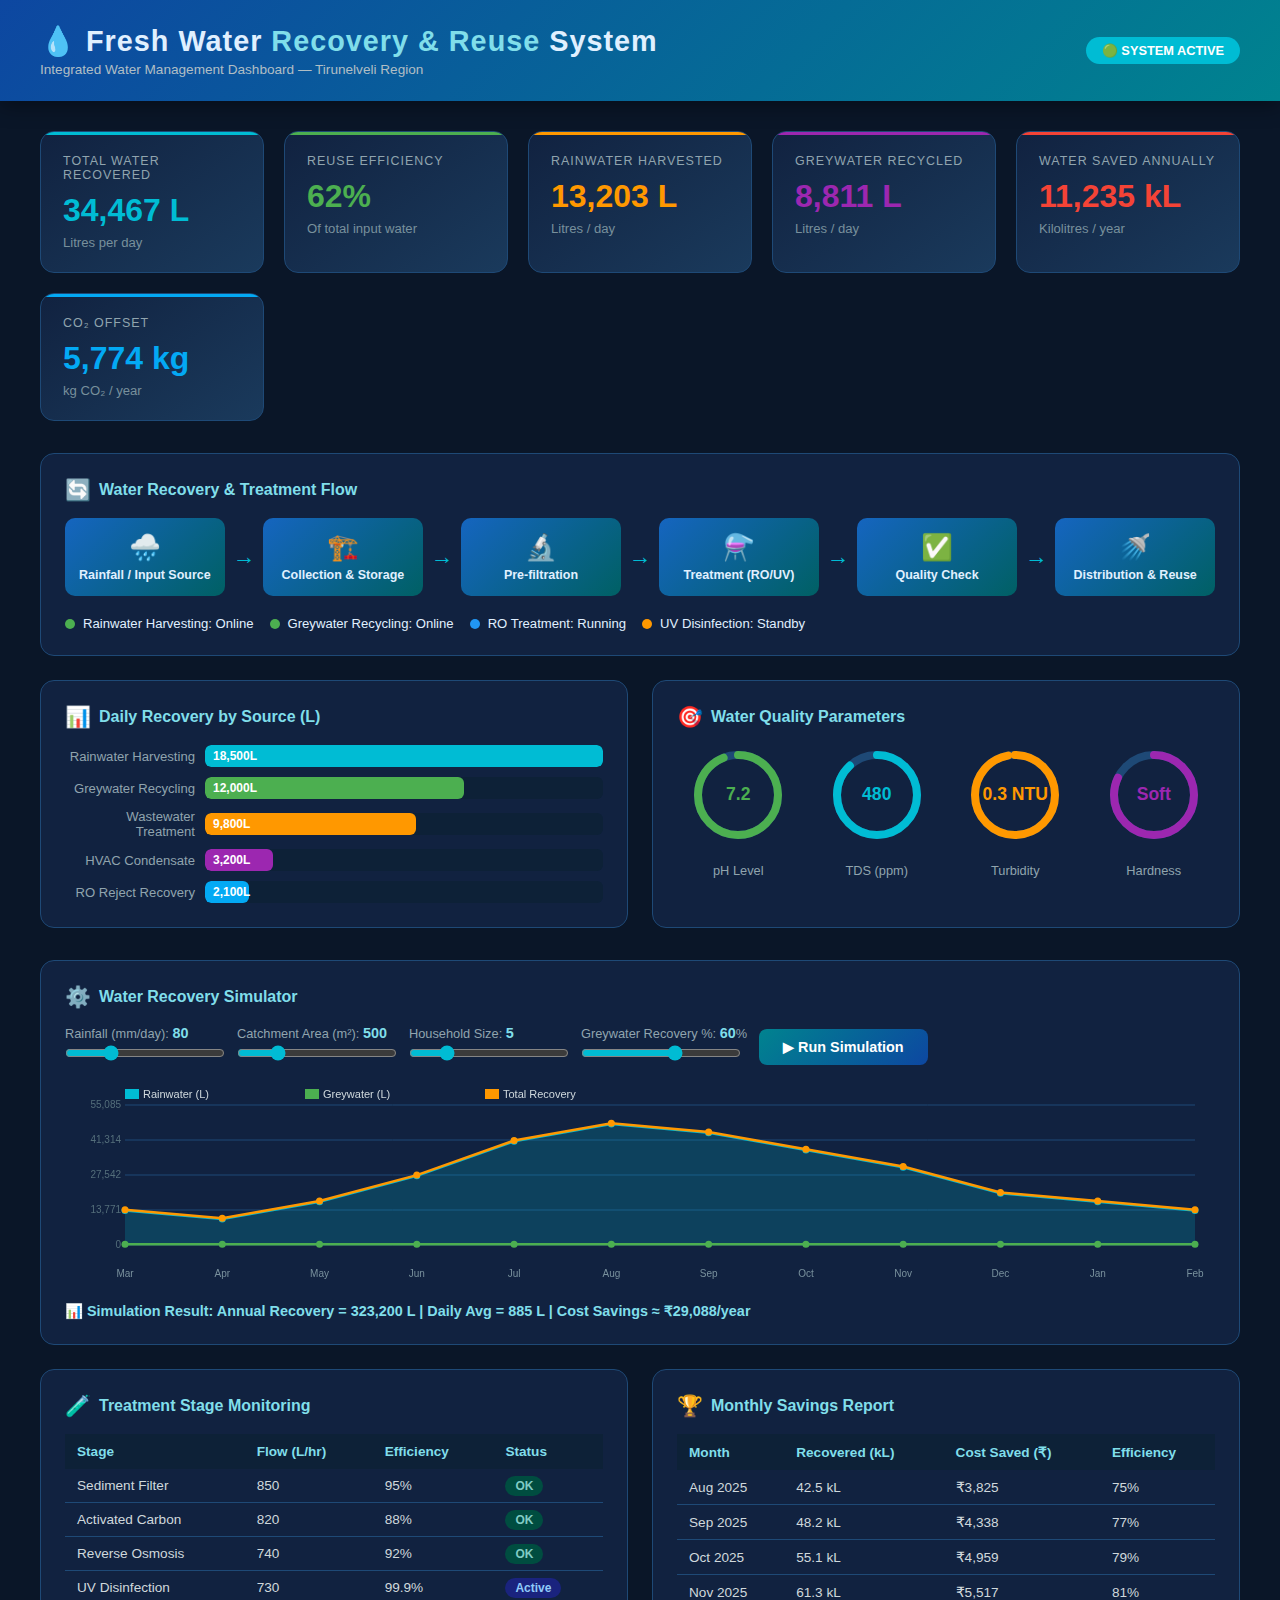
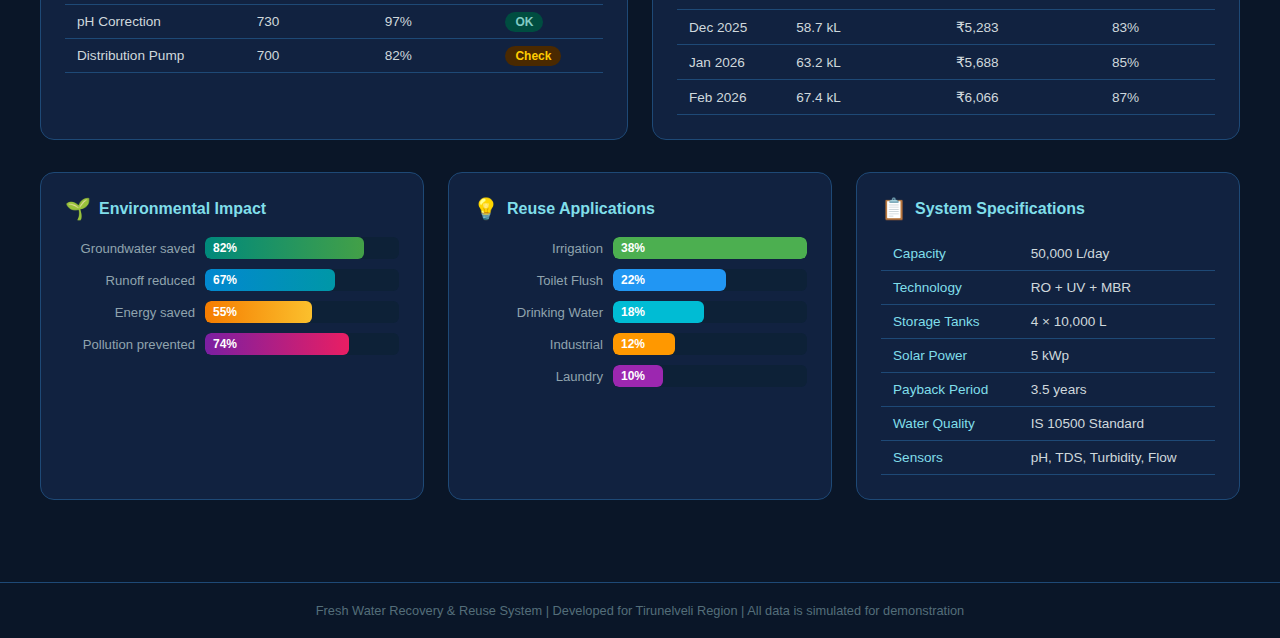
<file: templates/dashboard.html>
<!DOCTYPE html>
<html lang="en">
<head>
<meta charset="UTF-8">
<meta name="viewport" content="width=device-width, initial-scale=1.0">
<title>Fresh Water Recovery & Reuse System</title>
<style>
  * { margin: 0; padding: 0; box-sizing: border-box; }
  body { font-family: 'Segoe UI', sans-serif; background: #0a1628; color: #e0f0ff; }

  header {
    background: linear-gradient(135deg, #0d47a1, #00838f);
    padding: 24px 40px;
    display: flex; align-items: center; justify-content: space-between;
    box-shadow: 0 4px 20px rgba(0,0,0,0.4);
  }
  header h1 { font-size: 1.8rem; font-weight: 700; letter-spacing: 1px; }
  header h1 span { color: #80deea; }
  .badge { background: #00bcd4; color: #fff; padding: 6px 16px; border-radius: 20px; font-size: 0.8rem; font-weight: 600; }

  .main { padding: 30px 40px; max-width: 1400px; margin: 0 auto; }

  /* KPI Cards */
  .kpi-grid { display: grid; grid-template-columns: repeat(auto-fit, minmax(200px, 1fr)); gap: 20px; margin-bottom: 32px; }
  .kpi-card {
    background: linear-gradient(145deg, #112240, #1a3a5c);
    border: 1px solid #1e4976;
    border-radius: 14px; padding: 22px;
    position: relative; overflow: hidden;
    transition: transform 0.2s;
  }
  .kpi-card:hover { transform: translateY(-3px); }
  .kpi-card::before {
    content: ''; position: absolute; top: 0; left: 0; right: 0; height: 3px;
    background: var(--accent);
  }
  .kpi-card .label { font-size: 0.78rem; color: #90a4ae; text-transform: uppercase; letter-spacing: 1px; margin-bottom: 10px; }
  .kpi-card .value { font-size: 2rem; font-weight: 700; color: var(--accent); }
  .kpi-card .sub { font-size: 0.82rem; color: #78909c; margin-top: 6px; }

  /* Section */
  .section-grid { display: grid; grid-template-columns: 1fr 1fr; gap: 24px; margin-bottom: 32px; }
  .section-grid.three { grid-template-columns: 1fr 1fr 1fr; }
  .card {
    background: #112240; border: 1px solid #1e4976;
    border-radius: 14px; padding: 24px;
  }
  .card h3 { font-size: 1rem; color: #80deea; margin-bottom: 16px; display: flex; align-items: center; gap: 8px; }
  .card h3 .icon { font-size: 1.3rem; }

  /* Bar Chart */
  .bar-chart { display: flex; flex-direction: column; gap: 10px; }
  .bar-row { display: flex; align-items: center; gap: 10px; font-size: 0.82rem; }
  .bar-label { width: 130px; color: #90a4ae; text-align: right; flex-shrink: 0; }
  .bar-track { flex: 1; background: #0d2137; border-radius: 6px; height: 22px; overflow: hidden; }
  .bar-fill { height: 100%; border-radius: 6px; display: flex; align-items: center; padding-left: 8px; font-size: 0.75rem; font-weight: 600; color: #fff; transition: width 1.5s ease; }
  .bar-val { width: 55px; color: #cfd8dc; font-weight: 600; }

  /* Flow Diagram */
  .flow { display: flex; align-items: center; justify-content: space-between; flex-wrap: wrap; gap: 8px; }
  .flow-step {
    background: linear-gradient(135deg, #1565c0, #006064);
    border-radius: 10px; padding: 14px 12px; text-align: center;
    min-width: 100px; font-size: 0.78rem; font-weight: 600; flex: 1;
  }
  .flow-step .step-icon { font-size: 1.6rem; display: block; margin-bottom: 6px; }
  .flow-arrow { font-size: 1.4rem; color: #00bcd4; flex-shrink: 0; }

  /* Progress rings */
  .ring-grid { display: flex; justify-content: space-around; align-items: center; flex-wrap: wrap; gap: 16px; }
  .ring-item { text-align: center; }
  svg.ring { transform: rotate(-90deg); }
  circle.ring-bg { fill: none; stroke: #1e4976; stroke-width: 8; }
  circle.ring-fill { fill: none; stroke-width: 8; stroke-linecap: round; transition: stroke-dashoffset 2s ease; }
  .ring-label { font-size: 0.8rem; color: #90a4ae; margin-top: 8px; }
  .ring-val { font-size: 1.1rem; font-weight: 700; }

  /* Table */
  table { width: 100%; border-collapse: collapse; font-size: 0.85rem; }
  th { background: #0d2137; color: #80deea; padding: 10px 12px; text-align: left; font-weight: 600; }
  td { padding: 9px 12px; border-bottom: 1px solid #1e4976; color: #cfd8dc; }
  tr:hover td { background: #1a3a5c33; }
  .badge-sm { padding: 3px 10px; border-radius: 12px; font-size: 0.75rem; font-weight: 600; }
  .ok { background: #004d40; color: #80cbc4; }
  .warn { background: #4a2900; color: #ffcc02; }
  .high { background: #1a237e; color: #90caf9; }

  /* Simulation */
  .sim-controls { display: flex; gap: 12px; flex-wrap: wrap; margin-bottom: 20px; align-items: flex-end; }
  .sim-controls label { font-size: 0.8rem; color: #90a4ae; display: block; margin-bottom: 4px; }
  .sim-controls input[type=range] { width: 160px; accent-color: #00bcd4; }
  .sim-controls .val-display { color: #80deea; font-weight: 700; font-size: 0.9rem; }
  button.run-btn {
    background: linear-gradient(135deg, #00838f, #0d47a1);
    border: none; color: #fff; padding: 10px 24px;
    border-radius: 8px; font-size: 0.9rem; font-weight: 600; cursor: pointer;
    transition: opacity 0.2s;
  }
  button.run-btn:hover { opacity: 0.85; }

  canvas { width: 100% !important; max-height: 220px; }

  .full-width { grid-column: 1 / -1; }
  .status-bar { display: flex; gap: 16px; flex-wrap: wrap; margin-top: 20px; }
  .status-item { display: flex; align-items: center; gap: 8px; font-size: 0.82rem; }
  .dot { width: 10px; height: 10px; border-radius: 50%; }
  .green { background: #4caf50; }
  .blue { background: #2196f3; }
  .orange { background: #ff9800; }

  footer { text-align: center; padding: 20px; color: #546e7a; font-size: 0.8rem; border-top: 1px solid #1e4976; margin-top: 20px; }

  @media(max-width: 768px) {
    .main { padding: 16px; }
    .section-grid, .section-grid.three { grid-template-columns: 1fr; }
    header { padding: 16px 20px; }
    header h1 { font-size: 1.2rem; }
  }
</style>
</head>
<body>

<header>
  <div>
    <h1>💧 Fresh Water <span>Recovery & Reuse</span> System</h1>
    <p style="color:#b0bec5;font-size:0.85rem;margin-top:4px;">Integrated Water Management Dashboard — Tirunelveli Region</p>
  </div>
  <span class="badge">🟢 SYSTEM ACTIVE</span>
</header>

<div class="main">

  <!-- KPI Cards -->
  <div class="kpi-grid">
    <div class="kpi-card" style="--accent:#00bcd4">
      <div class="label">Total Water Recovered</div>
      <div class="value" id="kpi1">0</div>
      <div class="sub">Litres per day</div>
    </div>
    <div class="kpi-card" style="--accent:#4caf50">
      <div class="label">Reuse Efficiency</div>
      <div class="value" id="kpi2">0%</div>
      <div class="sub">Of total input water</div>
    </div>
    <div class="kpi-card" style="--accent:#ff9800">
      <div class="label">Rainwater Harvested</div>
      <div class="value" id="kpi3">0</div>
      <div class="sub">Litres / day</div>
    </div>
    <div class="kpi-card" style="--accent:#9c27b0">
      <div class="label">Greywater Recycled</div>
      <div class="value" id="kpi4">0</div>
      <div class="sub">Litres / day</div>
    </div>
    <div class="kpi-card" style="--accent:#f44336">
      <div class="label">Water Saved Annually</div>
      <div class="value" id="kpi5">0</div>
      <div class="sub">Kilolitres / year</div>
    </div>
    <div class="kpi-card" style="--accent:#03a9f4">
      <div class="label">CO₂ Offset</div>
      <div class="value" id="kpi6">0</div>
      <div class="sub">kg CO₂ / year</div>
    </div>
  </div>

  <!-- Flow Diagram -->
  <div class="card" style="margin-bottom:24px;">
    <h3><span class="icon">🔄</span>Water Recovery & Treatment Flow</h3>
    <div class="flow">
      <div class="flow-step"><span class="step-icon">🌧️</span>Rainfall / Input Source</div>
      <div class="flow-arrow">→</div>
      <div class="flow-step"><span class="step-icon">🏗️</span>Collection & Storage</div>
      <div class="flow-arrow">→</div>
      <div class="flow-step"><span class="step-icon">🔬</span>Pre-filtration</div>
      <div class="flow-arrow">→</div>
      <div class="flow-step"><span class="step-icon">⚗️</span>Treatment (RO/UV)</div>
      <div class="flow-arrow">→</div>
      <div class="flow-step"><span class="step-icon">✅</span>Quality Check</div>
      <div class="flow-arrow">→</div>
      <div class="flow-step"><span class="step-icon">🚿</span>Distribution & Reuse</div>
    </div>
    <div class="status-bar">
      <div class="status-item"><div class="dot green"></div>Rainwater Harvesting: Online</div>
      <div class="status-item"><div class="dot green"></div>Greywater Recycling: Online</div>
      <div class="status-item"><div class="dot blue"></div>RO Treatment: Running</div>
      <div class="status-item"><div class="dot orange"></div>UV Disinfection: Standby</div>
    </div>
  </div>

  <!-- Charts Row -->
  <div class="section-grid">
    <div class="card">
      <h3><span class="icon">📊</span>Daily Recovery by Source (L)</h3>
      <div class="bar-chart" id="barChart"></div>
    </div>
    <div class="card">
      <h3><span class="icon">🎯</span>Water Quality Parameters</h3>
      <div class="ring-grid" id="ringGrid"></div>
    </div>
  </div>

  <!-- Simulation -->
  <div class="card full-width" style="margin-bottom:24px;">
    <h3><span class="icon">⚙️</span>Water Recovery Simulator</h3>
    <div class="sim-controls">
      <div>
        <label>Rainfall (mm/day): <span class="val-display" id="rfVal">80</span></label>
        <input type="range" id="rainfall" min="0" max="300" value="80" oninput="updateSim()">
      </div>
      <div>
        <label>Catchment Area (m²): <span class="val-display" id="caVal">500</span></label>
        <input type="range" id="catchArea" min="50" max="2000" value="500" oninput="updateSim()">
      </div>
      <div>
        <label>Household Size: <span class="val-display" id="hhVal">5</span></label>
        <input type="range" id="hhSize" min="1" max="20" value="5" oninput="updateSim()">
      </div>
      <div>
        <label>Greywater Recovery %: <span class="val-display" id="gwVal">60</span>%</label>
        <input type="range" id="gwRate" min="0" max="100" value="60" oninput="updateSim()">
      </div>
      <button class="run-btn" onclick="runAnimation()">▶ Run Simulation</button>
    </div>
    <canvas id="simCanvas" height="200"></canvas>
    <div id="simResult" style="margin-top:14px;font-size:0.9rem;color:#80deea;font-weight:600;"></div>
  </div>

  <!-- Monitoring Table -->
  <div class="section-grid">
    <div class="card">
      <h3><span class="icon">🧪</span>Treatment Stage Monitoring</h3>
      <table>
        <thead>
          <tr><th>Stage</th><th>Flow (L/hr)</th><th>Efficiency</th><th>Status</th></tr>
        </thead>
        <tbody>
          <tr><td>Sediment Filter</td><td>850</td><td>95%</td><td><span class="badge-sm ok">OK</span></td></tr>
          <tr><td>Activated Carbon</td><td>820</td><td>88%</td><td><span class="badge-sm ok">OK</span></td></tr>
          <tr><td>Reverse Osmosis</td><td>740</td><td>92%</td><td><span class="badge-sm ok">OK</span></td></tr>
          <tr><td>UV Disinfection</td><td>730</td><td>99.9%</td><td><span class="badge-sm high">Active</span></td></tr>
          <tr><td>pH Correction</td><td>730</td><td>97%</td><td><span class="badge-sm ok">OK</span></td></tr>
          <tr><td>Distribution Pump</td><td>700</td><td>82%</td><td><span class="badge-sm warn">Check</span></td></tr>
        </tbody>
      </table>
    </div>
    <div class="card">
      <h3><span class="icon">🏆</span>Monthly Savings Report</h3>
      <table>
        <thead>
          <tr><th>Month</th><th>Recovered (kL)</th><th>Cost Saved (₹)</th><th>Efficiency</th></tr>
        </thead>
        <tbody id="monthlyTable"></tbody>
      </table>
    </div>
  </div>

  <!-- Environmental Impact -->
  <div class="section-grid three" style="margin-top:0;">
    <div class="card">
      <h3><span class="icon">🌱</span>Environmental Impact</h3>
      <div class="bar-chart">
        <div class="bar-row"><div class="bar-label">Groundwater saved</div><div class="bar-track"><div class="bar-fill" style="width:82%;background:linear-gradient(90deg,#00897b,#43a047)">82%</div></div></div>
        <div class="bar-row"><div class="bar-label">Runoff reduced</div><div class="bar-track"><div class="bar-fill" style="width:67%;background:linear-gradient(90deg,#0288d1,#0097a7)">67%</div></div></div>
        <div class="bar-row"><div class="bar-label">Energy saved</div><div class="bar-track"><div class="bar-fill" style="width:55%;background:linear-gradient(90deg,#f57c00,#fbc02d)">55%</div></div></div>
        <div class="bar-row"><div class="bar-label">Pollution prevented</div><div class="bar-track"><div class="bar-fill" style="width:74%;background:linear-gradient(90deg,#7b1fa2,#e91e63)">74%</div></div></div>
      </div>
    </div>
    <div class="card">
      <h3><span class="icon">💡</span>Reuse Applications</h3>
      <div class="bar-chart" id="reuseChart"></div>
    </div>
    <div class="card">
      <h3><span class="icon">📋</span>System Specifications</h3>
      <table>
        <tr><td style="color:#80deea">Capacity</td><td>50,000 L/day</td></tr>
        <tr><td style="color:#80deea">Technology</td><td>RO + UV + MBR</td></tr>
        <tr><td style="color:#80deea">Storage Tanks</td><td>4 × 10,000 L</td></tr>
        <tr><td style="color:#80deea">Solar Power</td><td>5 kWp</td></tr>
        <tr><td style="color:#80deea">Payback Period</td><td>3.5 years</td></tr>
        <tr><td style="color:#80deea">Water Quality</td><td>IS 10500 Standard</td></tr>
        <tr><td style="color:#80deea">Sensors</td><td>pH, TDS, Turbidity, Flow</td></tr>
      </table>
    </div>
  </div>

</div>

<footer>
  Fresh Water Recovery & Reuse System | Developed for Tirunelveli Region | All data is simulated for demonstration
</footer>

<script>
// ---- Data ----
const sourceData = [
  { label: "Rainwater Harvesting", val: 18500, color: "#00bcd4" },
  { label: "Greywater Recycling",  val: 12000, color: "#4caf50" },
  { label: "Wastewater Treatment", val: 9800,  color: "#ff9800" },
  { label: "HVAC Condensate",      val: 3200,  color: "#9c27b0" },
  { label: "RO Reject Recovery",   val: 2100,  color: "#03a9f4" },
];

const qualityParams = [
  { label: "pH Level",    val: 94, color: "#4caf50", display: "7.2" },
  { label: "TDS (ppm)",   val: 88, color: "#00bcd4", display: "480" },
  { label: "Turbidity",   val: 97, color: "#ff9800", display: "0.3 NTU" },
  { label: "Hardness",    val: 82, color: "#9c27b0", display: "Soft" },
];

const reuseApps = [
  { label: "Irrigation",    val: 38, color: "#4caf50" },
  { label: "Toilet Flush",  val: 22, color: "#2196f3" },
  { label: "Drinking Water",val: 18, color: "#00bcd4" },
  { label: "Industrial",    val: 12, color: "#ff9800" },
  { label: "Laundry",       val: 10, color: "#9c27b0" },
];

const months = ["Aug","Sep","Oct","Nov","Dec","Jan","Feb"];
const monthlyData = [
  [42.5, 3825], [48.2, 4338], [55.1, 4959], [61.3, 5517],
  [58.7, 5283], [63.2, 5688], [67.4, 6066]
];

// ---- KPI Counter Animation ----
function animateCount(id, target, suffix, duration) {
  let start = 0, startTime = null;
  function step(ts) {
    if (!startTime) startTime = ts;
    let progress = Math.min((ts - startTime) / duration, 1);
    let ease = 1 - Math.pow(1 - progress, 3);
    let val = Math.floor(ease * target);
    document.getElementById(id).textContent = val.toLocaleString() + suffix;
    if (progress < 1) requestAnimationFrame(step);
  }
  requestAnimationFrame(step);
}

window.addEventListener('load', () => {
  animateCount('kpi1', 45600, ' L', 2000);
  animateCount('kpi2', 78, '%', 1800);
  animateCount('kpi3', 18500, ' L', 2200);
  animateCount('kpi4', 12000, ' L', 2100);
  animateCount('kpi5', 16644, ' kL', 2400);
  animateCount('kpi6', 8322, ' kg', 2300);
  buildBarChart();
  buildRings();
  buildReuseChart();
  buildMonthlyTable();
  drawSimChart(getSimValues());
});

// ---- Bar Chart ----
function buildBarChart() {
  const el = document.getElementById('barChart');
  const max = Math.max(...sourceData.map(s => s.val));
  el.innerHTML = sourceData.map(s => `
    <div class="bar-row">
      <div class="bar-label">${s.label}</div>
      <div class="bar-track">
        <div class="bar-fill" style="width:0%;background:${s.color};transition:width 1.5s ease" data-w="${(s.val/max*100).toFixed(0)}">
          ${s.val.toLocaleString()}L
        </div>
      </div>
    </div>`).join('');
  setTimeout(() => {
    el.querySelectorAll('.bar-fill').forEach(b => b.style.width = b.dataset.w + '%');
  }, 300);
}

// ---- Ring Charts ----
function buildRings() {
  const grid = document.getElementById('ringGrid');
  const r = 40, circ = 2 * Math.PI * r;
  grid.innerHTML = qualityParams.map(q => {
    const offset = circ * (1 - q.val / 100);
    return `<div class="ring-item">
      <svg class="ring" width="100" height="100" viewBox="0 0 100 100">
        <circle class="ring-bg" cx="50" cy="50" r="${r}"/>
        <circle class="ring-fill" cx="50" cy="50" r="${r}"
          stroke="${q.color}"
          stroke-dasharray="${circ}"
          stroke-dashoffset="${circ}"
          id="ring_${q.label.replace(/\s/g,'')}"/>
      </svg>
      <div class="ring-val" style="color:${q.color};margin-top:-65px">${q.display}</div>
      <div style="height:50px"></div>
      <div class="ring-label">${q.label}</div>
    </div>`;
  }).join('');
  setTimeout(() => {
    qualityParams.forEach(q => {
      const el = document.getElementById('ring_' + q.label.replace(/\s/g,''));
      if (el) el.style.strokeDashoffset = (2 * Math.PI * r * (1 - q.val / 100));
    });
  }, 400);
}

// ---- Reuse Chart ----
function buildReuseChart() {
  const el = document.getElementById('reuseChart');
  const max = Math.max(...reuseApps.map(s => s.val));
  el.innerHTML = reuseApps.map(s => `
    <div class="bar-row">
      <div class="bar-label">${s.label}</div>
      <div class="bar-track">
        <div class="bar-fill" style="width:0%;background:${s.color};transition:width 1.5s ease" data-w="${(s.val/max*100).toFixed(0)}">
          ${s.val}%
        </div>
      </div>
    </div>`).join('');
  setTimeout(() => {
    el.querySelectorAll('.bar-fill').forEach(b => b.style.width = b.dataset.w + '%');
  }, 500);
}

// ---- Monthly Table ----
function buildMonthlyTable() {
  const tb = document.getElementById('monthlyTable');
  tb.innerHTML = months.map((m, i) => `
    <tr>
      <td>${m} ${i < 5 ? '2025' : '2026'}</td>
      <td>${monthlyData[i][0]} kL</td>
      <td>₹${monthlyData[i][1].toLocaleString()}</td>
      <td>${(75 + i * 2)}%</td>
    </tr>`).join('');
}

// ---- Simulator ----
function getSimValues() {
  return {
    rainfall: +document.getElementById('rainfall').value,
    area: +document.getElementById('catchArea').value,
    hh: +document.getElementById('hhSize').value,
    gw: +document.getElementById('gwRate').value / 100
  };
}

function updateSim() {
  const v = getSimValues();
  document.getElementById('rfVal').textContent = v.rainfall;
  document.getElementById('caVal').textContent = v.area;
  document.getElementById('hhVal').textContent = v.hh;
  document.getElementById('gwVal').textContent = Math.round(v.gw * 100);
  drawSimChart(v);
}

function drawSimChart(v) {
  const canvas = document.getElementById('simCanvas');
  const ctx = canvas.getContext('2d');
  const W = canvas.offsetWidth || 700, H = 200;
  canvas.width = W; canvas.height = H;

  // Simulate 12 months (vary rainfall seasonally)
  const rainFactor = [0.4, 0.3, 0.5, 0.8, 1.2, 1.4, 1.3, 1.1, 0.9, 0.6, 0.5, 0.4];
  const labels = ['Mar','Apr','May','Jun','Jul','Aug','Sep','Oct','Nov','Dec','Jan','Feb'];
  const rainwaterData = rainFactor.map(f => Math.round(v.rainfall * f * v.area * 0.85));
  const greywaterData = Array(12).fill(Math.round(v.hh * 100 * v.gw));
  const totalData = rainwaterData.map((r, i) => r + greywaterData[i]);
  const maxVal = Math.max(...totalData) * 1.15 || 1;

  ctx.clearRect(0, 0, W, H);
  const pad = { l: 60, r: 20, t: 20, b: 40 };
  const cW = W - pad.l - pad.r, cH = H - pad.t - pad.b;
  const step = cW / 11;

  // Grid
  ctx.strokeStyle = '#1e4976'; ctx.lineWidth = 1;
  for (let i = 0; i <= 4; i++) {
    const y = pad.t + cH - (cH / 4) * i;
    ctx.beginPath(); ctx.moveTo(pad.l, y); ctx.lineTo(W - pad.r, y); ctx.stroke();
    ctx.fillStyle = '#546e7a'; ctx.font = '10px sans-serif'; ctx.textAlign = 'right';
    ctx.fillText(Math.round(maxVal / 4 * i).toLocaleString(), pad.l - 4, y + 3);
  }

  function plotLine(data, color, fill) {
    const pts = data.map((d, i) => ({ x: pad.l + i * step, y: pad.t + cH - (d / maxVal) * cH }));
    if (fill) {
      ctx.beginPath();
      ctx.moveTo(pts[0].x, pad.t + cH);
      pts.forEach(p => ctx.lineTo(p.x, p.y));
      ctx.lineTo(pts[pts.length - 1].x, pad.t + cH);
      ctx.closePath();
      ctx.fillStyle = color + '33'; ctx.fill();
    }
    ctx.beginPath(); ctx.strokeStyle = color; ctx.lineWidth = 2.5;
    pts.forEach((p, i) => i === 0 ? ctx.moveTo(p.x, p.y) : ctx.lineTo(p.x, p.y));
    ctx.stroke();
    pts.forEach(p => { ctx.beginPath(); ctx.arc(p.x, p.y, 3.5, 0, Math.PI*2); ctx.fillStyle = color; ctx.fill(); });
  }

  plotLine(rainwaterData, '#00bcd4', true);
  plotLine(greywaterData, '#4caf50', true);
  plotLine(totalData, '#ff9800', false);

  // Labels
  ctx.fillStyle = '#78909c'; ctx.font = '10px sans-serif'; ctx.textAlign = 'center';
  labels.forEach((l, i) => ctx.fillText(l, pad.l + i * step, H - 8));

  // Legend
  const legend = [['Rainwater (L)','#00bcd4'],['Greywater (L)','#4caf50'],['Total Recovery','#ff9800']];
  legend.forEach(([lbl, clr], i) => {
    ctx.fillStyle = clr; ctx.fillRect(pad.l + i * 180, 4, 14, 10);
    ctx.fillStyle = '#cfd8dc'; ctx.font = '11px sans-serif'; ctx.textAlign = 'left';
    ctx.fillText(lbl, pad.l + i * 180 + 18, 13);
  });

  // Result
  const totalAnnual = totalData.reduce((a, b) => a + b, 0);
  document.getElementById('simResult').textContent =
    `📊 Simulation Result: Annual Recovery = ${totalAnnual.toLocaleString()} L | ` +
    `Daily Avg = ${Math.round(totalAnnual/365).toLocaleString()} L | ` +
    `Cost Savings ≈ ₹${Math.round(totalAnnual * 0.09).toLocaleString()}/year`;
}

function runAnimation() {
  let v = getSimValues();
  let step = 0;
  const target = v.rainfall;
  document.getElementById('rainfall').value = 0;
  document.getElementById('rfVal').textContent = 0;
  const interval = setInterval(() => {
    step += 5;
    if (step >= target) { step = target; clearInterval(interval); }
    document.getElementById('rainfall').value = step;
    document.getElementById('rfVal').textContent = step;
    drawSimChart({ ...v, rainfall: step });
  }, 30);
}
</script>
</body>
</html>
</file>
